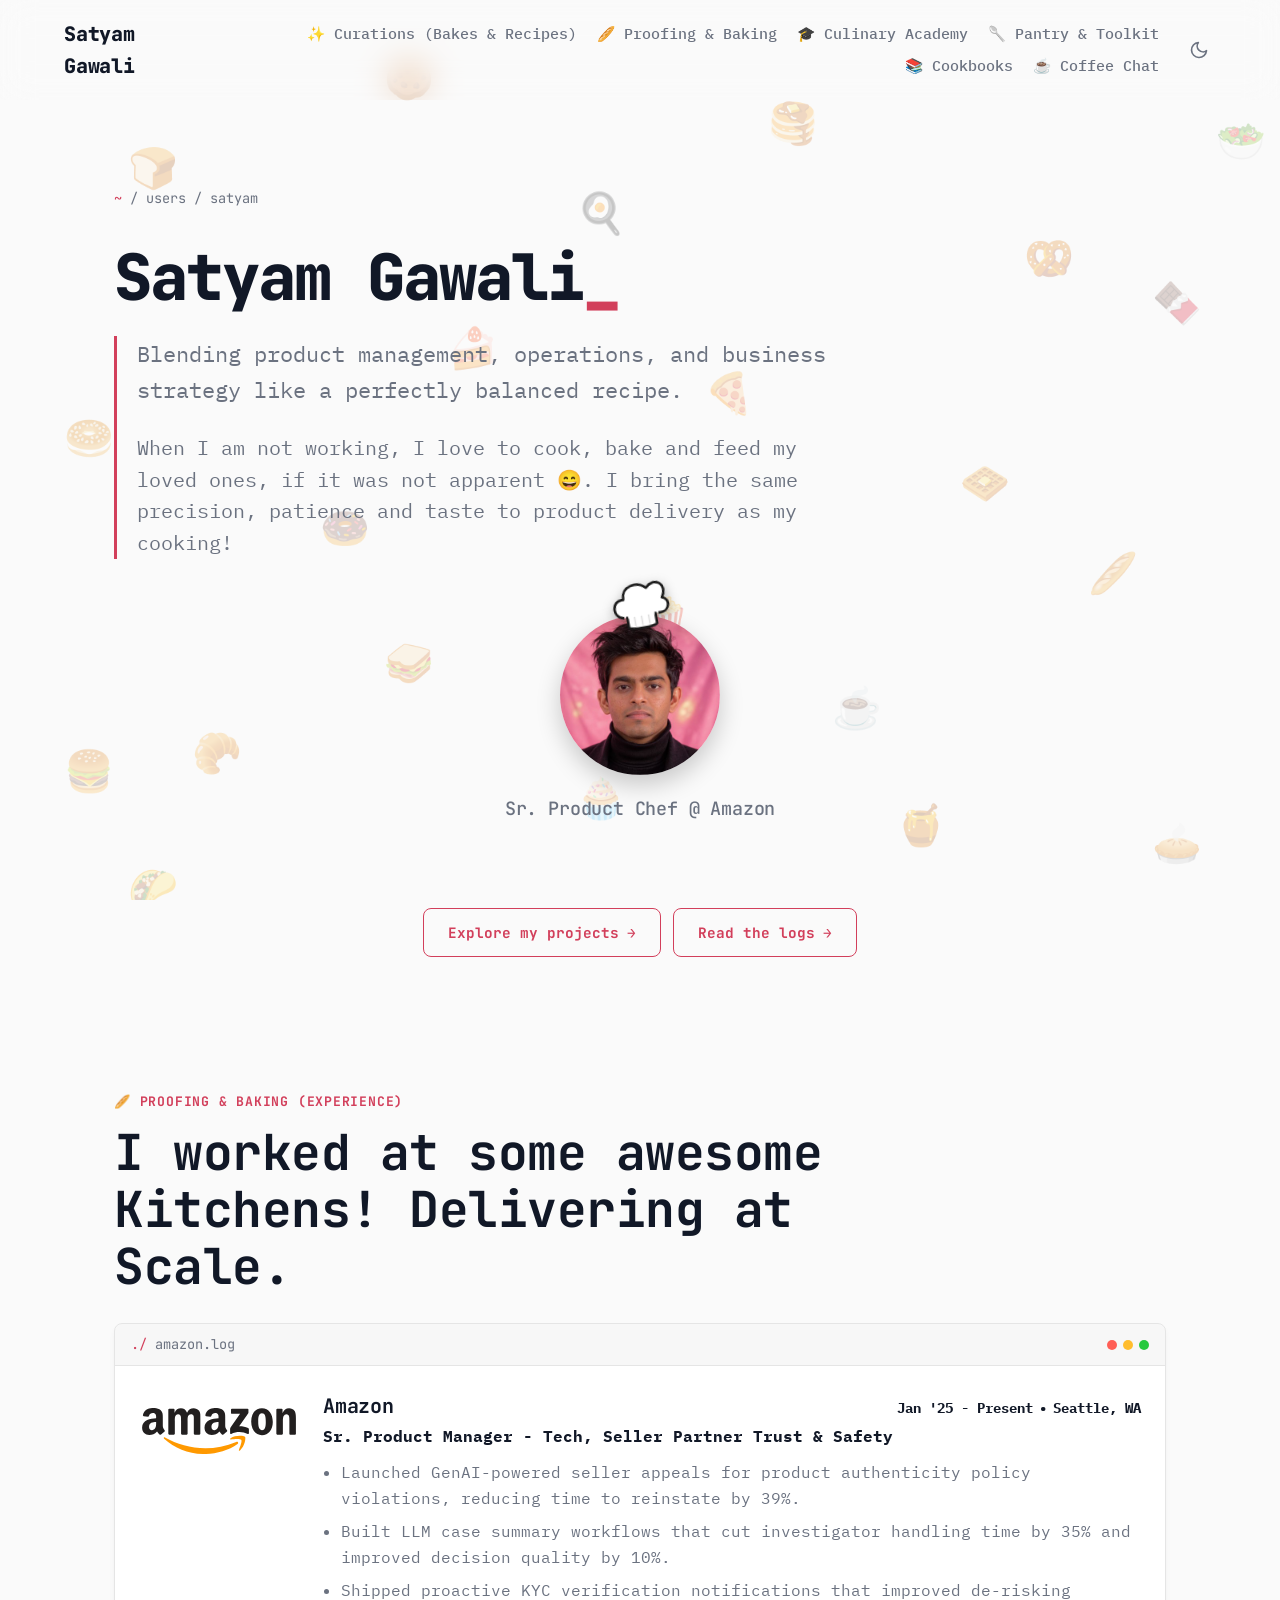
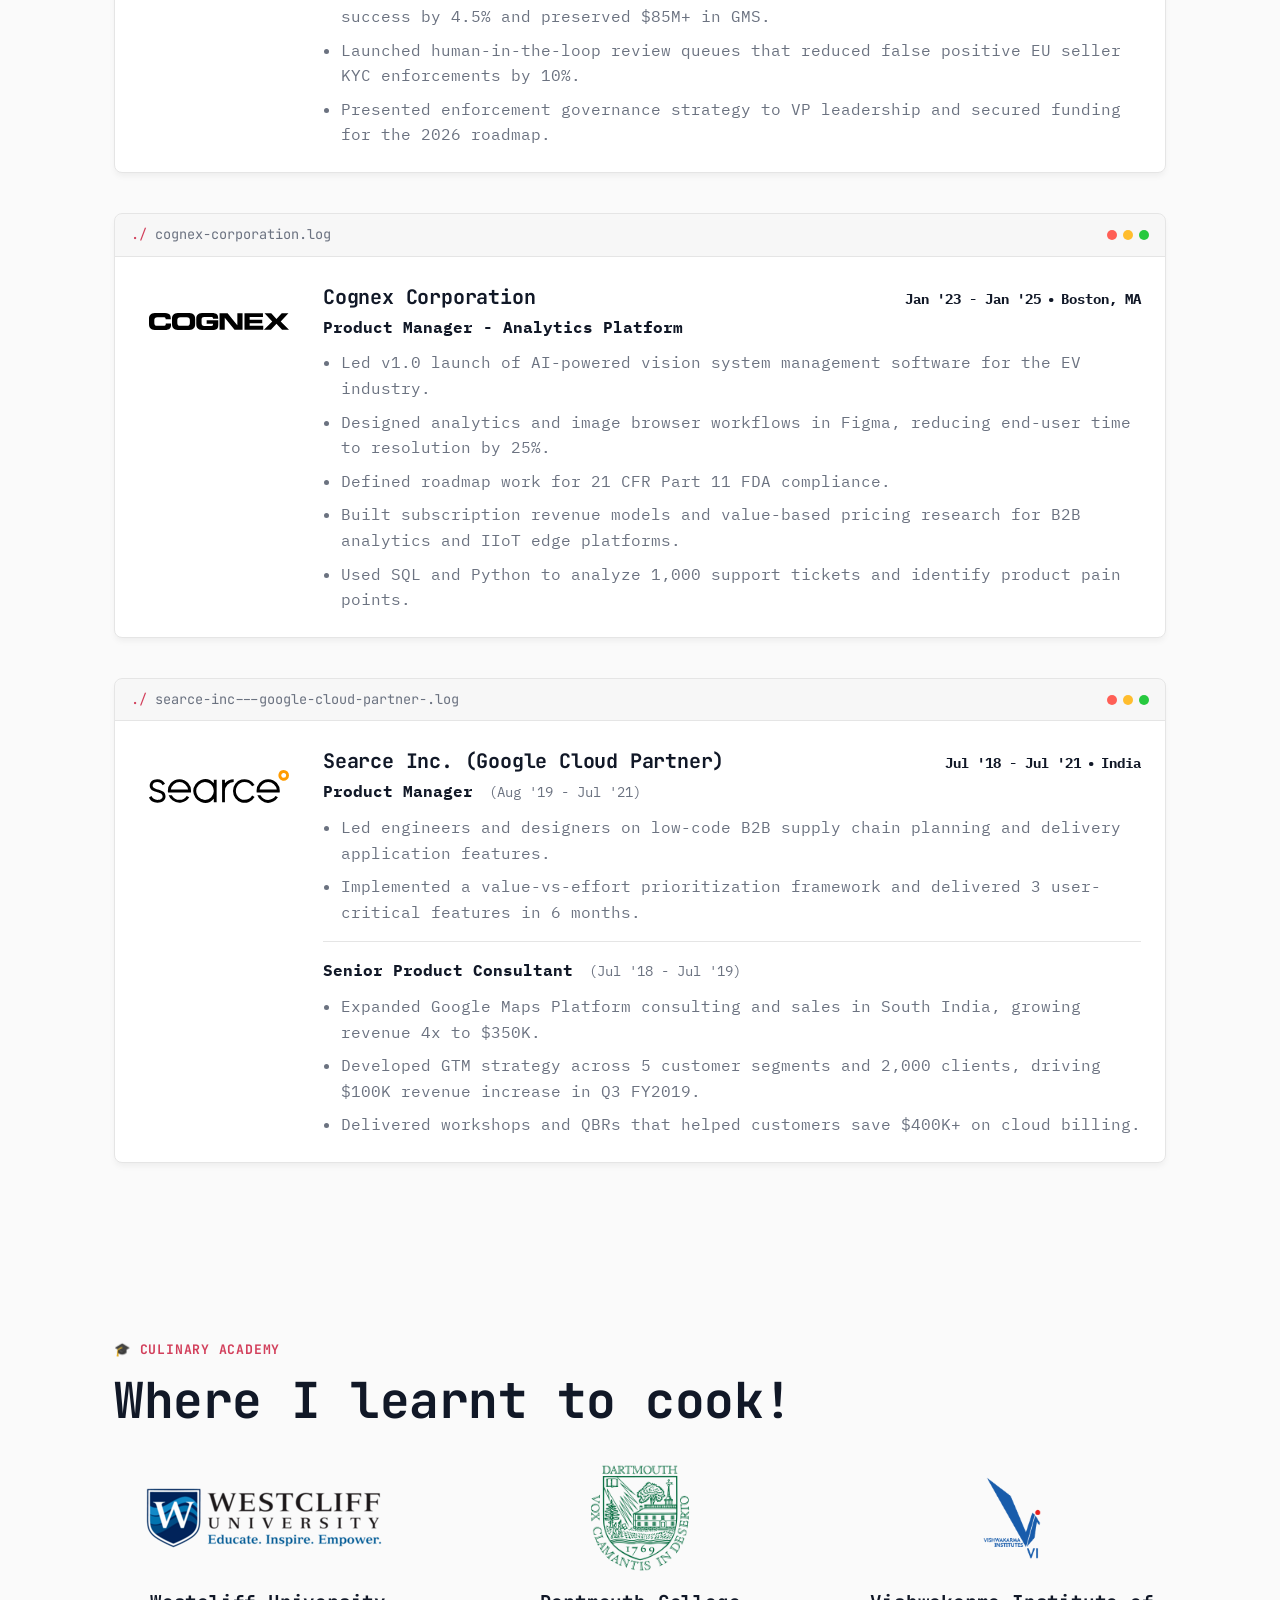
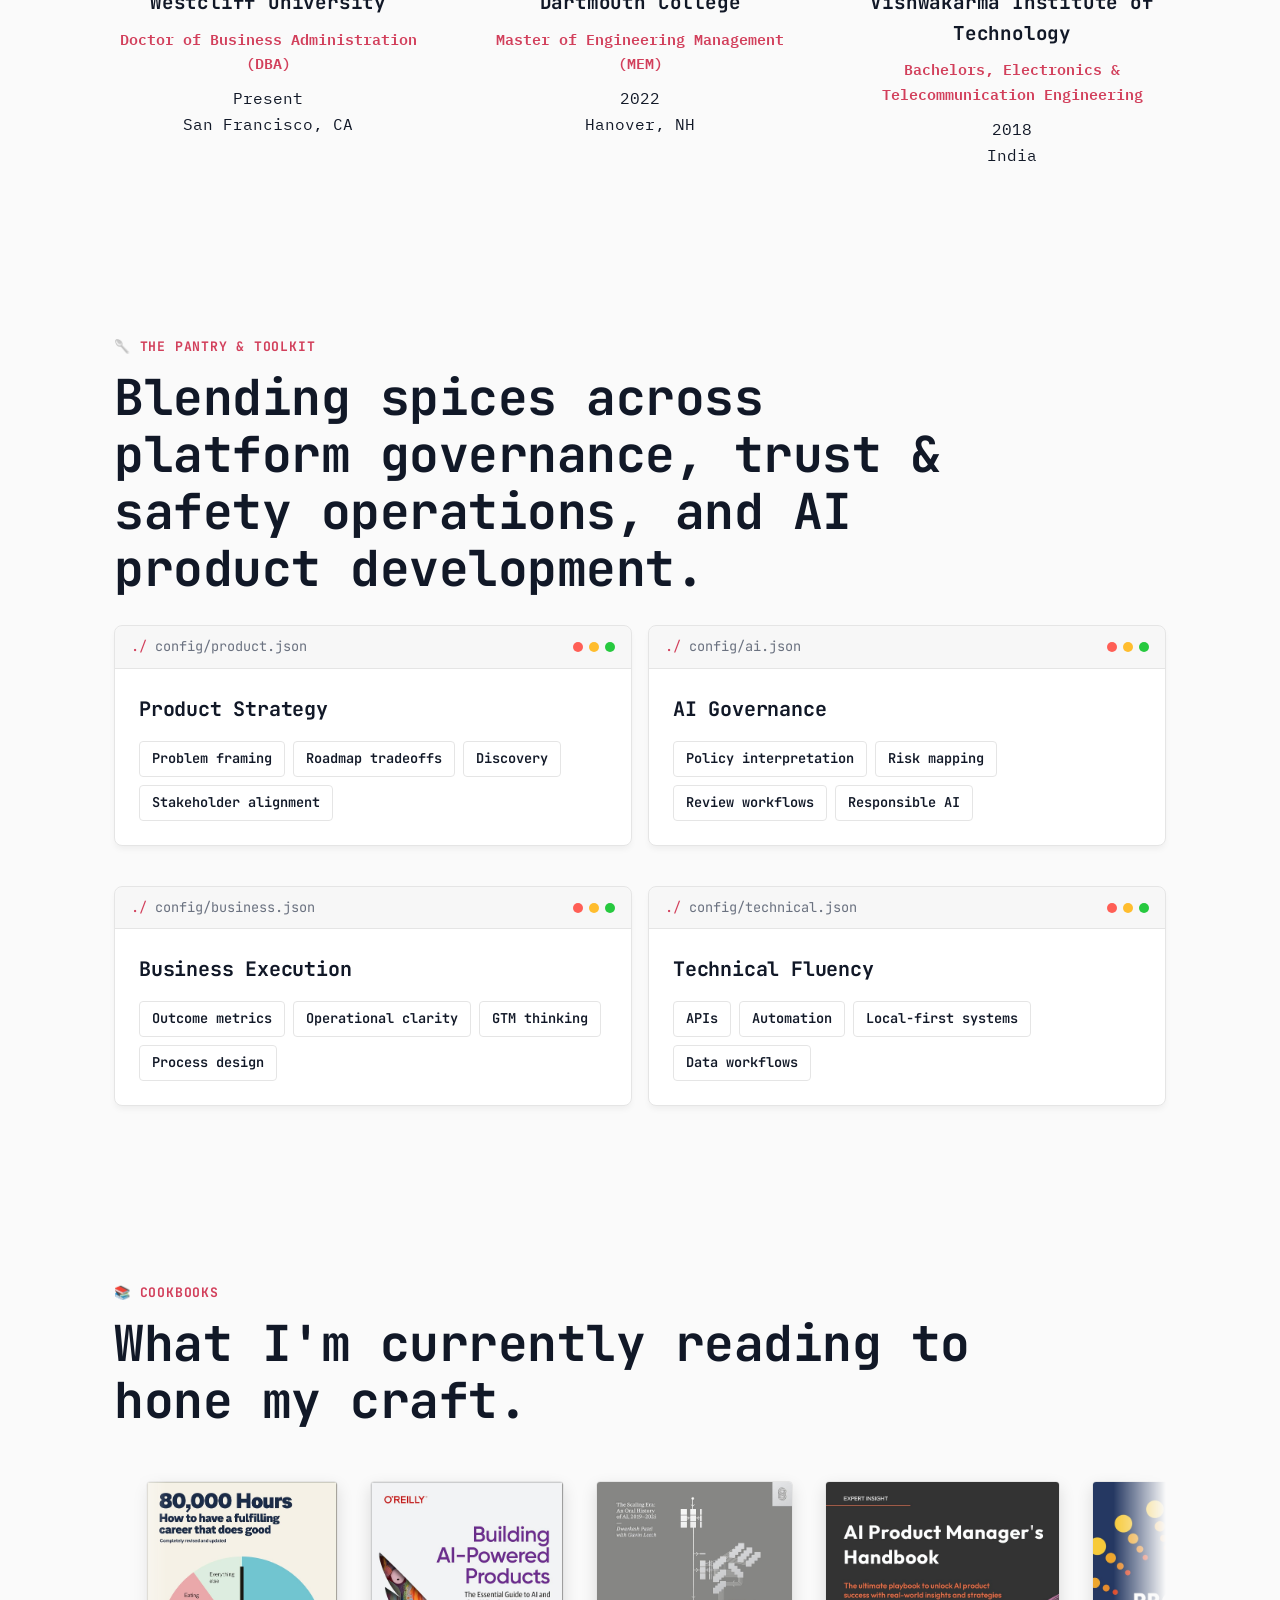
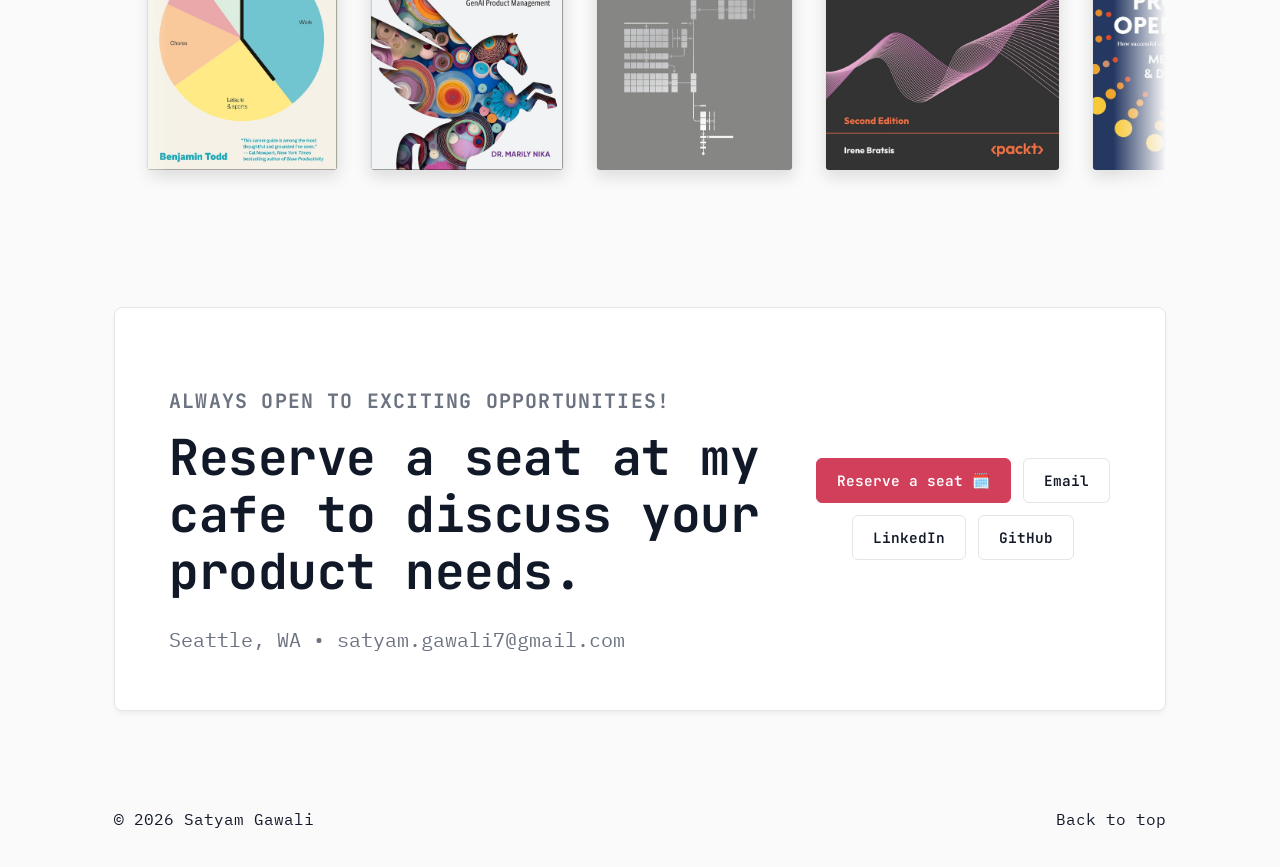
<file: index.html>
<!doctype html>
<html lang="en">

<head>
  <meta charset="utf-8" />
  <meta name="viewport" content="width=device-width, initial-scale=1" />
  <meta name="description"
    content="Satyam Gawali: product management at the intersection of AI policy, governance, and business strategy." />
  <meta property="og:title" content="Satyam Gawali | AI Product, Governance and Trust and Safety" />
  <meta property="og:description"
    content="A product strategy portfolio focused on AI governance, policy-aware execution, and business outcomes." />
  <meta property="og:type" content="website" />
  <title>Satyam Gawali | AI Product, Trust and Safety and Governance</title>
  <script>
    (function () {
      let savedTheme = null;
      try {
        savedTheme = localStorage.getItem("theme");
      } catch (e) {
        // Fallback if localStorage is blocked (e.g. file:// protocol)
      }
      if (savedTheme === "dark" || (!savedTheme && window.matchMedia("(prefers-color-scheme: dark)").matches)) {
        document.documentElement.setAttribute("data-theme", "dark");
      } else {
        document.documentElement.setAttribute("data-theme", "light");
      }
    })();
  </script>
  <link rel="preconnect" href="https://fonts.googleapis.com">
  <link rel="preconnect" href="https://fonts.gstatic.com" crossorigin>
  <link
    href="https://fonts.googleapis.com/css2?family=JetBrains+Mono:wght@400;500;700;800&family=IBM+Plex+Mono:ital,wght@0,400;0,500;0,600;0,700;1,400&display=swap"
    rel="stylesheet">
  <link rel="preload" href="assets/satyam-gawali-linkedin.jpg" as="image" />
  <link rel="stylesheet" href="styles.css" />
  
  <!-- Google tag (gtag.js) -->
  <script async src="https://www.googletagmanager.com/gtag/js?id=G-YP0J3FCV1L"></script>
  <script>
    window.dataLayer = window.dataLayer || [];
    function gtag(){dataLayer.push(arguments);}
    gtag('js', new Date());

    gtag('config', 'G-YP0J3FCV1L');
  </script>
</head>

<body>
  <div class="bg-animations" aria-hidden="true">
    <div class="floating-icon" style="top: 15%; left: 10%; animation-delay: 0s;">🍞</div>
    <div class="floating-icon" style="top: 60%; left: 85%; animation-delay: 1.2s;">🥖</div>
    <div class="floating-icon" style="top: 80%; left: 15%; animation-delay: 2.5s;">🥐</div>
    <div class="floating-icon" style="top: 25%; left: 80%; animation-delay: 0.8s;">🥨</div>
    <div class="floating-icon" style="top: 45%; left: 5%; animation-delay: 1.8s;">🥯</div>
    <div class="floating-icon" style="top: 10%; left: 60%; animation-delay: 2.8s;">🥞</div>
    <div class="floating-icon" style="top: 75%; left: 65%; animation-delay: 0.5s;">☕</div>
    <div class="floating-icon" style="top: 35%; left: 35%; animation-delay: 2.1s;">🍰</div>
    <div class="floating-icon" style="top: 85%; left: 45%; animation-delay: 1.5s;">🧁</div>
    <div class="floating-icon" style="top: 55%; left: 25%; animation-delay: 0.2s;">🍩</div>
    <div class="floating-icon" style="top: 5%; left: 30%; animation-delay: 1.9s;">🍪</div>
    <div class="floating-icon" style="top: 90%; left: 90%; animation-delay: 0.7s;">🥧</div>
    <div class="floating-icon" style="top: 20%; left: 45%; animation-delay: 0.3s;">🍳</div>
    <div class="floating-icon" style="top: 70%; left: 30%; animation-delay: 1.1s;">🥪</div>
    <div class="floating-icon" style="top: 50%; left: 75%; animation-delay: 2.2s;">🧇</div>
    <div class="floating-icon" style="top: 95%; left: 10%; animation-delay: 0.9s;">🌮</div>
    <div class="floating-icon" style="top: 12%; left: 95%; animation-delay: 1.7s;">🥗</div>
    <div class="floating-icon" style="top: 40%; left: 55%; animation-delay: 2.6s;">🍕</div>
    <div class="floating-icon" style="top: 82%; left: 5%; animation-delay: 0.4s;">🍔</div>
    <div class="floating-icon" style="top: 65%; left: 50%; animation-delay: 1.4s;">🍿</div>
    <div class="floating-icon" style="top: 30%; left: 90%; animation-delay: 2.9s;">🍫</div>
    <div class="floating-icon" style="top: 88%; left: 70%; animation-delay: 0.6s;">🍯</div>
  </div>
  <div id="scroll-progress-bar" aria-hidden="true"></div>
  <a class="skip-link" href="#content">Skip to content</a>
  <header class="site-header">
    <a class="wordmark" href="#top">Satyam Gawali</a>
    <div class="header-right">
      <button class="nav-toggle" aria-label="Toggle navigation" aria-expanded="false">☰</button>
      <nav class="site-nav" aria-label="Primary navigation">
        <a href="curations.html">✨ Curations (Bakes & Recipes)</a>
        <a href="#experience" class="mobile-only">🥖 Proofing & Baking</a>
        <a href="#education" class="mobile-only">🎓 Culinary Academy</a>
        <a href="#capabilities" class="mobile-only">🥄 Pantry & Toolkit</a>
        <a href="#reading" class="mobile-only">📚 Cookbooks</a>
        <a href="#contact" class="mobile-only">☕ Coffee Chat</a>
      </nav>
      <button id="theme-toggle" class="theme-toggle-btn" aria-label="Toggle dark mode" title="Toggle dark mode">
        <svg class="sun-icon" viewBox="0 0 24 24" width="20" height="20" stroke="currentColor" stroke-width="2"
          fill="none" stroke-linecap="round" stroke-linejoin="round">
          <circle cx="12" cy="12" r="5"></circle>
          <line x1="12" y1="1" x2="12" y2="3"></line>
          <line x1="12" y1="21" x2="12" y2="23"></line>
          <line x1="4.22" y1="4.22" x2="5.64" y2="5.64"></line>
          <line x1="18.36" y1="18.36" x2="19.78" y2="19.78"></line>
          <line x1="1" y1="12" x2="3" y2="12"></line>
          <line x1="21" y1="12" x2="23" y2="12"></line>
          <line x1="4.22" y1="19.78" x2="5.64" y2="18.36"></line>
          <line x1="18.36" y1="5.64" x2="19.78" y2="4.22"></line>
        </svg>
        <svg class="moon-icon" viewBox="0 0 24 24" width="20" height="20" stroke="currentColor" stroke-width="2"
          fill="none" stroke-linecap="round" stroke-linejoin="round">
          <path d="M21 12.79A9 9 0 1 1 11.21 3 7 7 0 0 0 21 12.79z"></path>
        </svg>
      </button>
    </div>
  </header>

  <main id="content">
    <aside class="side-nav desktop-only" aria-label="Table of Contents">
      <a href="#top" class="side-nav-title"><span class="text-accent">./</span> index.html</a>
      <a href="#experience">🥖 Proofing & Baking</a>
      <a href="#education">🎓 Culinary Academy</a>
      <a href="#capabilities">🥄 Pantry & Toolkit</a>
      <a href="#reading">📚 Cookbooks</a>
      <a href="#contact">☕ Coffee Chat</a>
    </aside>

    <section class="hero" id="top">
      <div class="terminal-path"><span class="text-accent">~</span> / users / satyam</div>

      <h1 class="hacker-title">Satyam Gawali<span class="cursor-blink text-accent">_</span></h1>

      <div class="hero-description-block">
        <p class="hero-tagline">
          Blending product management, operations, and business strategy like a perfectly balanced recipe.
        </p>
        <p class="hero-text text-muted">
          When I am not working, I love to cook, bake and feed my loved ones, if it was not apparent 😄. I bring the
          same precision, patience and
          taste to product delivery as my cooking!
        </p>
      </div>

      <div class="hero-avatar">
        <div style="position: relative; display: inline-block;">
          <div
            style="position: absolute; top: -38px; left: 50%; transform: translateX(-50%) rotate(-10deg); z-index: 10; pointer-events: none; filter: drop-shadow(0 4px 6px rgba(0,0,0,0.3));">
            <svg viewBox="0 0 64 64" width="65" height="65" xmlns="http://www.w3.org/2000/svg">
              <g fill="#ffffff" stroke="#1a1a1a" stroke-width="2.5" stroke-linejoin="round">
                <!-- Puffy top part of the hat -->
                <path d="M 16 38 C 4 36 6 18 18 20 C 18 6 34 4 42 12 C 52 2 64 12 56 24 C 64 26 62 40 50 38" />
                <!-- Base of the hat -->
                <path d="M 19 37 L 19 48 C 19 51 47 51 47 48 L 47 37" />
                <line x1="20" y1="37" x2="46" y2="37" stroke="#ffffff" stroke-width="4" />
                <!-- Folds in the base -->
                <line x1="26" y1="39" x2="26" y2="47" stroke="#e0e0e0" stroke-width="1.5" stroke-linecap="round" />
                <line x1="33" y1="39" x2="33" y2="47" stroke="#e0e0e0" stroke-width="1.5" stroke-linecap="round" />
                <line x1="40" y1="39" x2="40" y2="47" stroke="#e0e0e0" stroke-width="1.5" stroke-linecap="round" />
              </g>
            </svg>
          </div>
          <img src="assets/satyam-gawali-linkedin.jpg" alt="Satyam Gawali" class="avatar-img"
            onerror="this.onerror=null;this.src='assets/hero-workspace.png';" />
        </div>
        <h2
          style="font-family: 'JetBrains Mono', monospace; font-size: 1.15rem; font-weight: 500; color: var(--muted); margin: 0; text-align: center;">
          Sr. Product Chef @ Amazon</h2>
      </div>

      <div class="hero-actions">
        <a href="curations.html#case-studies" class="terminal-btn">Explore my projects <span
            aria-hidden="true">&rarr;</span></a>
        <a href="curations.html#writings" class="terminal-btn">Read the logs <span aria-hidden="true">&rarr;</span></a>
      </div>
    </section>

    <section class="section scroll-reveal" id="experience">
      <div class="section-heading">
        <div class="section-label">🥖 Proofing & Baking (Experience)</div>
        <h2>I worked at some awesome Kitchens! Delivering at Scale.</h2>
      </div>
      <div class="experience-list" id="experience-list"></div>
    </section>

    <section class="section education-section scroll-reveal" id="education">
      <div class="section-heading">
        <div class="section-label">🎓 Culinary Academy</div>
        <h2>Where I learnt to cook!</h2>
      </div>
      <div class="education-grid" id="education-list"></div>
    </section>
    <section class="section capabilities scroll-reveal" id="capabilities">
      <div class="section-heading">
        <div class="section-label">🥄 The Pantry & Toolkit</div>
        <h2>Blending spices across platform governance, trust & safety operations, and AI product development.</h2>
      </div>
      <div class="capability-grid" id="capability-list"></div>
    </section>

    <section class="section reading-section scroll-reveal" id="reading">
      <div class="section-heading">
        <div class="section-label">📚 Cookbooks</div>
        <h2>What I'm currently reading to hone my craft.</h2>
      </div>
      <div class="marquee-container">
        <div class="marquee-track" style="display: inline-flex; gap: 32px; padding-left: 32px; padding-right: 32px;">
          <div class="marquee-content">
            <a href="https://www.amazon.com/s?k=80%2C000+Hours+book" target="_blank" rel="noopener noreferrer" style="display:block; flex-shrink:0;"><img src="assets/book1.jpg" class="book-cover" alt="80,000 Hours"></a>
            <a href="https://www.amazon.com/s?k=Building+AI-Powered+Products" target="_blank" rel="noopener noreferrer" style="display:block; flex-shrink:0;"><img src="assets/book2.jpg" class="book-cover" alt="Building AI-Powered Products"></a>
            <a href="https://www.amazon.com/s?k=The+Scaling+Era+Oral+history+of+AI" target="_blank" rel="noopener noreferrer" style="display:block; flex-shrink:0;"><img src="assets/book3.jpg" class="book-cover" alt="The Scaling Era: Oral history of AI"></a>
            <a href="https://www.amazon.com/s?k=AI+PM+Handbook" target="_blank" rel="noopener noreferrer" style="display:block; flex-shrink:0;"><img src="assets/pmhandbook.jpg" class="book-cover" alt="AI PM Handbook"></a>
            <a href="https://www.amazon.com/s?k=Product+Operations" target="_blank" rel="noopener noreferrer" style="display:block; flex-shrink:0;"><img src="assets/pmops.jpg" class="book-cover" alt="Product Operations"></a>
          </div>
        </div>
      </div>
    </section>

    <section class="contact-section" id="contact">
      <div>
        <p class="kicker">Always open to exciting opportunities!</p>
        <h2>Reserve a seat at my cafe to discuss your product needs.</h2>
        <p>Seattle, WA • satyam.gawali7@gmail.com</p>
      </div>
      <div class="contact-actions" id="contact-links"></div>
    </section>
  </main>

  <footer class="site-footer">
    <span>© <span id="year"></span> Satyam Gawali</span>
    <a href="#top">Back to top</a>
  </footer>

  <script src="script.js"></script>
</body>

</html>
</file>
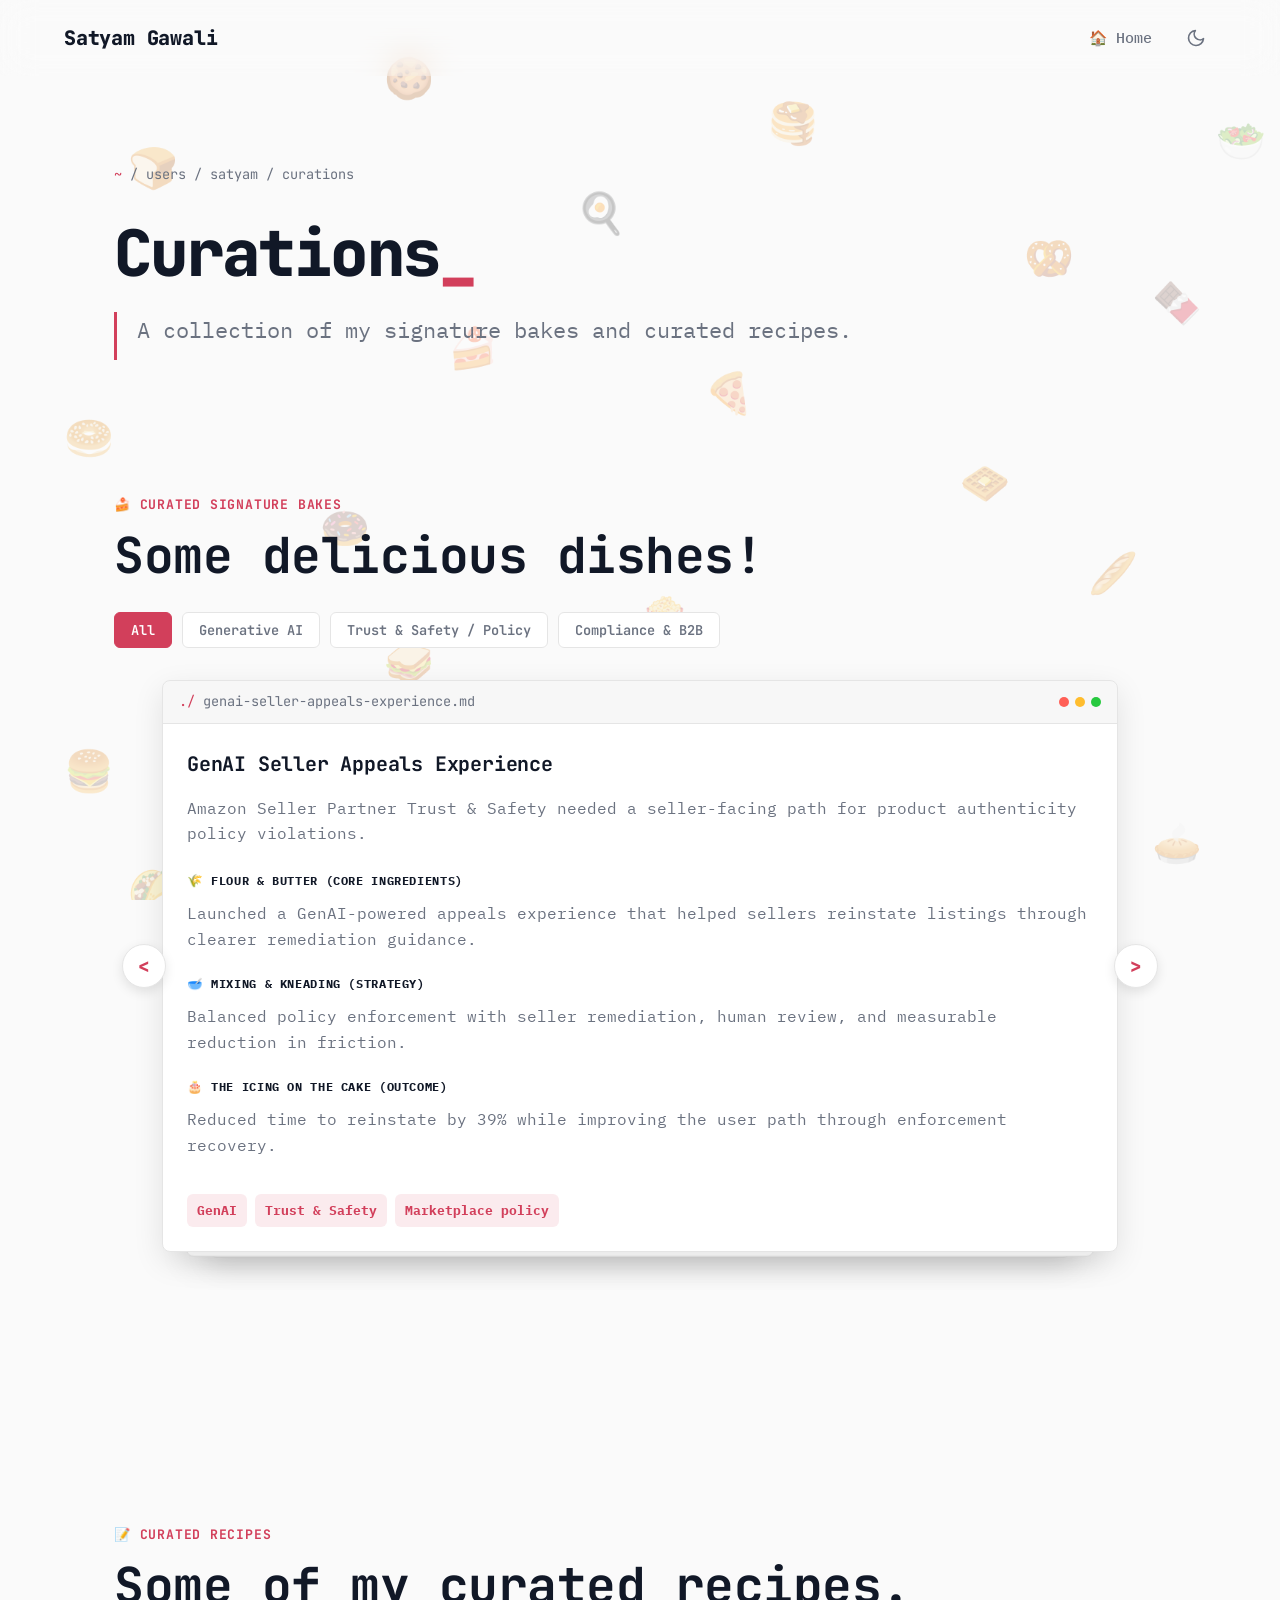
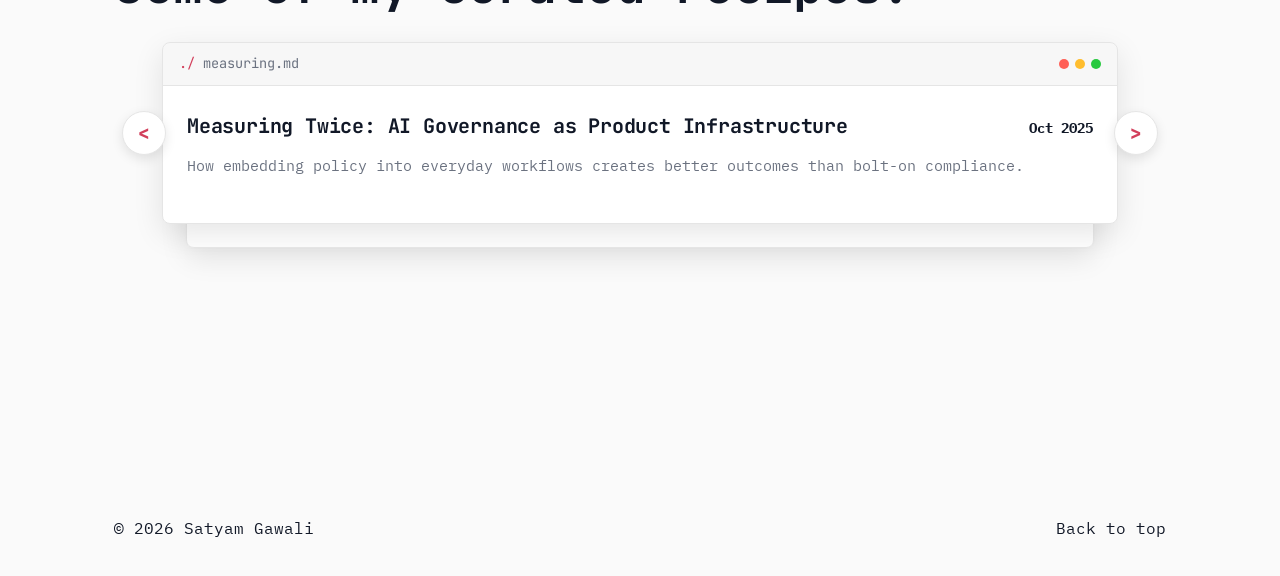
<file: curations.html>
<!doctype html>
<html lang="en">

<head>
  <meta charset="utf-8" />
  <meta name="viewport" content="width=device-width, initial-scale=1" />
  <meta name="description"
    content="Satyam Gawali: product management at the intersection of AI policy, governance, and business strategy." />
  <meta property="og:title" content="Satyam Gawali | AI Product, Governance and Trust and Safety" />
  <meta property="og:description"
    content="A product strategy portfolio focused on AI governance, policy-aware execution, and business outcomes." />
  <meta property="og:type" content="website" />
  <title>Curations | Satyam Gawali</title>
  <script>
    (function () {
      let savedTheme = null;
      try {
        savedTheme = localStorage.getItem("theme");
      } catch (e) {
        // Fallback if localStorage is blocked (e.g. file:// protocol)
      }
      if (savedTheme === "dark" || (!savedTheme && window.matchMedia("(prefers-color-scheme: dark)").matches)) {
        document.documentElement.setAttribute("data-theme", "dark");
      } else {
        document.documentElement.setAttribute("data-theme", "light");
      }
    })();
  </script>
  <link rel="preconnect" href="https://fonts.googleapis.com">
  <link rel="preconnect" href="https://fonts.gstatic.com" crossorigin>
  <link href="https://fonts.googleapis.com/css2?family=JetBrains+Mono:wght@400;500;700;800&family=IBM+Plex+Mono:ital,wght@0,400;0,500;0,600;0,700;1,400&display=swap" rel="stylesheet">
  <link rel="preload" href="assets/satyam-gawali-linkedin.jpg" as="image" />
  <link rel="stylesheet" href="styles.css" />
  
  <!-- Google tag (gtag.js) -->
  <script async src="https://www.googletagmanager.com/gtag/js?id=G-YP0J3FCV1L"></script>
  <script>
    window.dataLayer = window.dataLayer || [];
    function gtag(){dataLayer.push(arguments);}
    gtag('js', new Date());

    gtag('config', 'G-YP0J3FCV1L');
  </script>
</head>

<body>
  <div class="bg-animations" aria-hidden="true">
    <div class="floating-icon" style="top: 15%; left: 10%; animation-delay: 0s;">🍞</div>
    <div class="floating-icon" style="top: 60%; left: 85%; animation-delay: 1.2s;">🥖</div>
    <div class="floating-icon" style="top: 80%; left: 15%; animation-delay: 2.5s;">🥐</div>
    <div class="floating-icon" style="top: 25%; left: 80%; animation-delay: 0.8s;">🥨</div>
    <div class="floating-icon" style="top: 45%; left: 5%; animation-delay: 1.8s;">🥯</div>
    <div class="floating-icon" style="top: 10%; left: 60%; animation-delay: 2.8s;">🥞</div>
    <div class="floating-icon" style="top: 75%; left: 65%; animation-delay: 0.5s;">☕</div>
    <div class="floating-icon" style="top: 35%; left: 35%; animation-delay: 2.1s;">🍰</div>
    <div class="floating-icon" style="top: 85%; left: 45%; animation-delay: 1.5s;">🧁</div>
    <div class="floating-icon" style="top: 55%; left: 25%; animation-delay: 0.2s;">🍩</div>
    <div class="floating-icon" style="top: 5%; left: 30%; animation-delay: 1.9s;">🍪</div>
    <div class="floating-icon" style="top: 90%; left: 90%; animation-delay: 0.7s;">🥧</div>
    <div class="floating-icon" style="top: 20%; left: 45%; animation-delay: 0.3s;">🍳</div>
    <div class="floating-icon" style="top: 70%; left: 30%; animation-delay: 1.1s;">🥪</div>
    <div class="floating-icon" style="top: 50%; left: 75%; animation-delay: 2.2s;">🧇</div>
    <div class="floating-icon" style="top: 95%; left: 10%; animation-delay: 0.9s;">🌮</div>
    <div class="floating-icon" style="top: 12%; left: 95%; animation-delay: 1.7s;">🥗</div>
    <div class="floating-icon" style="top: 40%; left: 55%; animation-delay: 2.6s;">🍕</div>
    <div class="floating-icon" style="top: 82%; left: 5%; animation-delay: 0.4s;">🍔</div>
    <div class="floating-icon" style="top: 65%; left: 50%; animation-delay: 1.4s;">🍿</div>
    <div class="floating-icon" style="top: 30%; left: 90%; animation-delay: 2.9s;">🍫</div>
    <div class="floating-icon" style="top: 88%; left: 70%; animation-delay: 0.6s;">🍯</div>
  </div>
  <div id="scroll-progress-bar" aria-hidden="true"></div>
  <a class="skip-link" href="#content">Skip to content</a>
  <header class="site-header">
    <a class="wordmark" href="#top">Satyam Gawali</a>
    <div class="header-right">
      <button class="nav-toggle" aria-label="Toggle navigation" aria-expanded="false">☰</button>
      <nav class="site-nav" aria-label="Primary navigation">
        <a href="index.html">🏠 Home</a>
      </nav>
      <button id="theme-toggle" class="theme-toggle-btn" aria-label="Toggle dark mode" title="Toggle dark mode">
        <svg class="sun-icon" viewBox="0 0 24 24" width="20" height="20" stroke="currentColor" stroke-width="2"
          fill="none" stroke-linecap="round" stroke-linejoin="round">
          <circle cx="12" cy="12" r="5"></circle>
          <line x1="12" y1="1" x2="12" y2="3"></line>
          <line x1="12" y1="21" x2="12" y2="23"></line>
          <line x1="4.22" y1="4.22" x2="5.64" y2="5.64"></line>
          <line x1="18.36" y1="18.36" x2="19.78" y2="19.78"></line>
          <line x1="1" y1="12" x2="3" y2="12"></line>
          <line x1="21" y1="12" x2="23" y2="12"></line>
          <line x1="4.22" y1="19.78" x2="5.64" y2="18.36"></line>
          <line x1="18.36" y1="5.64" x2="19.78" y2="4.22"></line>
        </svg>
        <svg class="moon-icon" viewBox="0 0 24 24" width="20" height="20" stroke="currentColor" stroke-width="2"
          fill="none" stroke-linecap="round" stroke-linejoin="round">
          <path d="M21 12.79A9 9 0 1 1 11.21 3 7 7 0 0 0 21 12.79z"></path>
        </svg>
      </button>
    </div>
  </header>

  <main id="content">
    <aside class="side-nav desktop-only" aria-label="Table of Contents">
      <a href="#top" class="side-nav-title"><span class="text-accent">./</span> curations.html</a>
      <a href="#case-studies">🍰 Signature Bakes</a>
      <a href="#writings">📝 Curated Recipes</a>
    </aside>
    <section class="hero" id="top">
      <div class="terminal-path"><span class="text-accent">~</span> / users / satyam / curations</div>
      
      <h1 class="hacker-title">Curations<span class="cursor-blink text-accent">_</span></h1>
      
      <div class="hero-description-block">
        <p class="hero-tagline">
          A collection of my signature bakes and curated recipes.
        </p>
      </div>
    </section>


    <section class="section scroll-reveal" id="case-studies">
      <div class="section-heading">
        <div class="section-label">🍰 Curated Signature Bakes</div>
        <h2>Some delicious dishes!</h2>
      </div>
      <div class="filter-row" id="case-filters" aria-label="Filter case studies"></div>
      <div class="carousel-container">
        <button class="carousel-btn prev" aria-label="Previous card">&lt;</button>
        <div class="case-grid carousel-track" id="case-list"></div>
        <button class="carousel-btn next" aria-label="Next card">&gt;</button>
      </div>
    </section>



    <section class="section writings-section scroll-reveal" id="writings">
      <div class="section-heading">
        <div class="section-label">📝 Curated Recipes</div>
        <h2>Some of my curated recipes.</h2>
      </div>
      <div class="carousel-container">
        <button class="carousel-btn prev" aria-label="Previous card">&lt;</button>
        <div class="writings-grid carousel-track" id="writing-list"></div>
        <button class="carousel-btn next" aria-label="Next card">&gt;</button>
      </div>
    </section>


  </main>

  <footer class="site-footer">
    <span>© <span id="year"></span> Satyam Gawali</span>
    <a href="#top">Back to top</a>
  </footer>

  <script src="script.js"></script>
</body>

</html>
</file>
<file: styles.css>
:root {
  --bg: #fafafa;
  --surface: #ffffff;
  --border: #e5e5e5;
  --fg: #111827;
  --muted: #6b7280;
  --accent: #d23f5b;
  --accent-dim: rgba(210, 63, 91, 0.1);
  --shadow: 0 4px 6px -1px rgba(0, 0, 0, 0.1), 0 2px 4px -1px rgba(0, 0, 0, 0.06);
  --glass-bg: var(--surface);
  --glass-border: var(--border);
}

html[data-theme="dark"] {
  --bg: #111111;
  --surface: #1a1a1a;
  --border: #333333;
  --fg: #f3f4f6;
  --muted: #9ca3af;
  --accent: #e5607b;
  --accent-dim: rgba(229, 96, 123, 0.15);
  --shadow: 0 4px 6px -1px rgba(0, 0, 0, 0.5), 0 2px 4px -1px rgba(0, 0, 0, 0.3);
  --glass-bg: var(--surface);
  --glass-border: var(--border);
}

/* Background Animations */
.bg-animations {
  position: fixed;
  top: 0;
  left: 0;
  width: 100%;
  height: 100%;
  pointer-events: none;
  z-index: -1;
  overflow: hidden;
}

.floating-icon {
  position: absolute;
  font-size: 2.5rem;
  opacity: 0.25;
  animation: float 6s ease-in-out infinite;
  user-select: none;
}

@media (max-width: 768px) {
  .floating-icon {
    font-size: 1.6rem;
    opacity: 0.15;
  }
}

@media (max-width: 380px) {
  .floating-icon {
    font-size: 1.2rem;
    opacity: 0.12;
  }
}

@keyframes float {
  0% {
    transform: translateY(0) rotate(0deg);
  }

  33% {
    transform: translateY(-40px) rotate(10deg);
  }

  66% {
    transform: translateY(20px) rotate(-10deg);
  }

  100% {
    transform: translateY(0) rotate(0deg);
  }
}

html[data-theme="dark"] .floating-icon {
  opacity: 0.15;
}

* {
  box-sizing: border-box;
}

html {
  scroll-behavior: smooth;
}

body {
  margin: 0;
  color: var(--fg);
  background: var(--bg);
  font-family: 'IBM Plex Mono', monospace;
  line-height: 1.6;
  transition: background 0.4s ease, color 0.4s ease, border-color 0.4s ease;
}

/* Clean, modern sans-serif typography for headings */
h1,
h2,
h3,
.wordmark,
.kicker,
.section-label {
  font-family: 'JetBrains Mono', monospace;
}

.button,
.filter-chip {
  font-family: 'JetBrains Mono', monospace;
}

a {
  color: inherit;
  text-decoration: none;
}

.skip-link {
  position: absolute;
  left: 18px;
  top: -60px;
  z-index: 100;
  padding: 8px 12px;
  color: var(--bg);
  background: var(--ink);
}

.skip-link:focus {
  top: 14px;
}

.site-header {
  position: sticky;
  top: 0;
  z-index: 500;
  display: flex;
  align-items: center;
  justify-content: space-between;
  gap: 24px;
  padding: 18px clamp(18px, 5vw, 64px);
  background: var(--header-bg);
  border-bottom: 1px solid var(--line);
  backdrop-filter: blur(16px);
  transition: background 0.4s ease, border-color 0.4s ease;
}

.header-right {
  display: flex;
  align-items: center;
  gap: 24px;
}

.theme-toggle-btn {
  background: transparent;
  border: 1px solid var(--line);
  color: var(--muted);
  cursor: pointer;
  display: flex;
  align-items: center;
  justify-content: center;
  width: 40px;
  height: 40px;
  border-radius: 50%;
  transition: all 0.3s cubic-bezier(0.16, 1, 0.3, 1);
  padding: 0;
  position: relative;
  overflow: hidden;
}

.theme-toggle-btn:hover {
  background: var(--panel-strong);
  color: var(--accent);
  border-color: var(--accent);
  transform: scale(1.05);
}

.theme-toggle-btn svg {
  transition: transform 0.5s cubic-bezier(0.16, 1, 0.3, 1), opacity 0.3s ease;
  position: absolute;
}

html:not([data-theme="dark"]) .theme-toggle-btn .sun-icon {
  transform: translateY(30px) rotate(45deg);
  opacity: 0;
}

html:not([data-theme="dark"]) .theme-toggle-btn .moon-icon {
  transform: translateY(0) rotate(0);
  opacity: 1;
}

html[data-theme="dark"] .theme-toggle-btn .sun-icon {
  transform: translateY(0) rotate(0);
  opacity: 1;
}

html[data-theme="dark"] .theme-toggle-btn .moon-icon {
  transform: translateY(-30px) rotate(-45deg);
  opacity: 0;
}

.wordmark {
  color: var(--ink);
  font-weight: 800;
  font-size: 1.25rem;
  letter-spacing: -0.01em;
}

.site-nav {
  display: flex;
  flex-wrap: wrap;
  justify-content: flex-end;
  gap: 8px 20px;
  color: var(--muted);
  font-size: 0.92rem;
  font-weight: 500;
}

/* Hamburger Menu for Mobile */
.nav-toggle {
  display: none;
  background: transparent;
  border: 1px solid var(--border);
  color: var(--muted);
  cursor: pointer;
  width: 40px;
  height: 40px;
  border-radius: 8px;
  font-size: 1.3rem;
  align-items: center;
  justify-content: center;
  transition: all 0.2s ease;
}

.nav-toggle:hover {
  border-color: var(--accent);
  color: var(--accent);
}

@media (max-width: 1100px) {
  .nav-toggle {
    display: flex;
  }

  .site-nav {
    display: none;
    position: absolute;
    top: 100%;
    left: 0;
    right: 0;
    background: var(--surface);
    border-bottom: 1px solid var(--border);
    padding: 16px clamp(18px, 5vw, 64px);
    flex-direction: column;
    gap: 12px;
    box-shadow: 0 8px 24px rgba(0,0,0,0.1);
    z-index: 499;
  }

  .site-nav.nav-open {
    display: flex;
  }
}

.site-nav a {
  position: relative;
}

.site-nav a::after {
  content: '';
  position: absolute;
  bottom: -4px;
  left: 0;
  width: 0%;
  height: 2px;
  background: var(--accent);
  transition: width 0.3s cubic-bezier(0.16, 1, 0.3, 1);
}

.site-nav a:hover::after {
  width: 100%;
}

.site-nav a:hover,
.site-footer a:hover {
  color: var(--accent);
}

main {
  width: min(100%, 1180px);
  margin: 0 auto;
  padding: 0 clamp(18px, 5vw, 64px) 70px;
}

@media (min-width: 1440px) {
  main {
    /* Dynamically shrink and shift left to ensure room for the 180px sidebar */
    width: calc(100% - 220px);
    max-width: 1180px;
    margin-left: max(3vw, calc(50vw - 590px - 80px));
    margin-right: auto;
  }
}

.hero {
  display: flex;
  flex-direction: column;
  align-items: flex-start;
  text-align: left;
  gap: 24px;
  min-height: auto;
  padding: clamp(42px, 7vw, 88px) 0 58px;
}

.terminal-path {
  font-family: 'JetBrains Mono', monospace;
  font-size: 0.85rem;
  color: var(--muted);
  margin-bottom: 8px;
}

.text-accent {
  color: var(--accent);
}

.hacker-title {
  font-family: 'JetBrains Mono', monospace;
  font-size: clamp(2.5rem, 5vw, 4rem);
  font-weight: 800;
  letter-spacing: -0.03em;
  margin: 0;
  line-height: 1.1;
}

@keyframes blink {

  0%,
  100% {
    opacity: 1;
  }

  50% {
    opacity: 0;
  }
}

.cursor-blink {
  animation: blink 1s step-end infinite;
}

.hero-description-block {
  border-left: 3px solid var(--accent);
  padding-left: 20px;
  max-width: 750px;
}

.hero-tagline {
  font-size: clamp(1.2rem, 2.5vw, 1.4rem);
  color: var(--muted);
  margin: 0 0 12px 0;
}

.hero-avatar {
  display: flex;
  flex-direction: column;
  align-items: center;
  gap: 16px;
  width: 100%;
  margin: 32px 0;
}

.avatar-img {
  width: 160px;
  height: 160px;
  border-radius: 50%;
  object-fit: cover;
  box-shadow: 0 10px 25px rgba(0, 0, 0, 0.2);
}

.hero-actions {
  display: flex;
  gap: 16px;
  flex-wrap: wrap;
  justify-content: center;
  width: 100%;
}

.terminal-btn {
  display: inline-flex;
  align-items: center;
  justify-content: center;
  gap: 8px;
  padding: 12px 24px;
  border: 1px solid var(--accent);
  color: var(--accent);
  font-family: 'JetBrains Mono', monospace;
  font-weight: 700;
  font-size: 0.9rem;
  border-radius: 8px;
  text-decoration: none;
  transition: all 0.2s ease;
  min-width: 180px;
}

.terminal-btn:hover {
  background: var(--accent);
  color: var(--surface);
}

.kicker,
.section-label {
  margin: 0;
  color: var(--accent);
  font-family: 'JetBrains Mono', monospace;
  font-size: 0.82rem;
  font-weight: 700;
  letter-spacing: 0.06em;
  text-transform: uppercase;
}

h1,
h2,
h3,
p {
  overflow-wrap: anywhere;
}

h2 {
  max-width: 860px;
  margin: 12px 0 0;
  font-size: clamp(1.85rem, 4.2vw, 3.1rem);
  line-height: 1.15;
  letter-spacing: -0.01em;
  font-weight: 700;
}

h3 {
  margin: 0;
  font-size: 1.25rem;
  letter-spacing: -0.01em;
  font-weight: 700;
}

.hero-text,
.brief p,
.contact-section p {
  max-width: 720px;
  margin: 24px 0 0;
  color: var(--muted);
  font-size: clamp(1.05rem, 2vw, 1.24rem);
}

.hero-actions,
.contact-actions {
  display: flex;
  flex-wrap: wrap;
  gap: 12px;
  margin-top: 32px;
  justify-content: center;
}

.button {
  display: inline-flex;
  align-items: center;
  justify-content: center;
  padding: 10px 20px;
  border: 1px solid var(--border);
  border-radius: 6px;
  font-family: 'JetBrains Mono', monospace;
  font-weight: 600;
  font-size: 0.9rem;
  transition: all 0.2s ease;
  cursor: pointer;
  background: var(--surface);
  color: var(--fg);
}

.button:active,
.filter-chip:active {
  transform: scale(0.98);
}

.button.primary {
  color: var(--surface);
  background: var(--accent);
  border-color: var(--accent);
}

.button.primary:hover {
  opacity: 0.9;
}

.button.secondary {
  color: var(--fg);
  background: var(--surface);
  border-color: var(--border);
}

.button.secondary:hover {
  background: var(--border);
}



.section {
  padding: 76px 0;
  border-top: 1px solid var(--line);
  scroll-margin-top: 100px;
}

.brief {
  display: grid;
  grid-template-columns: 190px minmax(0, 1fr);
  gap: clamp(24px, 6vw, 80px);
}

.filter-row {
  display: flex;
  flex-wrap: wrap;
  gap: 10px;
  margin-bottom: 32px;
}

.filter-chip {
  display: inline-flex;
  align-items: center;
  justify-content: center;
  background: var(--surface);
  border: 1px solid var(--border);
  color: var(--muted);
  font-family: 'JetBrains Mono', monospace;
  font-size: 0.85rem;
  font-weight: 600;
  padding: 8px 16px;
  border-radius: 6px;
  cursor: pointer;
  transition: all 0.2s ease;
  user-select: none;
}

.filter-chip:hover {
  background: var(--bg);
  color: var(--accent);
  border-color: var(--accent);
}

.filter-chip.active {
  background: var(--accent);
  border-color: var(--accent);
  color: var(--surface);
}

html[data-theme="dark"] .filter-chip.active {
  background: var(--accent);
  border-color: var(--accent);
  color: #111;
}

.section-heading {
  margin-bottom: 28px;
}

.case-grid,
.principle-grid,
.capability-grid {
  display: grid;
  grid-template-columns: repeat(2, minmax(0, 1fr));
  gap: 16px;
}

.experience-list {
  display: grid;
  gap: 16px;
}

/* Terminal Windows */
.terminal-window {
  border: 1px solid var(--border);
  border-radius: 8px;
  overflow: hidden;
  background: var(--surface);
  box-shadow: 0 4px 6px -1px rgba(0, 0, 0, 0.05);
  margin-bottom: 24px;
}

.terminal-header {
  display: flex;
  align-items: center;
  justify-content: space-between;
  padding: 10px 16px;
  border-bottom: 1px solid var(--border);
  background: rgba(0, 0, 0, 0.03);
}

html[data-theme="dark"] .terminal-header {
  background: rgba(255, 255, 255, 0.03);
}

.terminal-title {
  font-family: 'JetBrains Mono', monospace;
  font-size: 0.85rem;
  color: var(--muted);
}

.terminal-dots {
  display: flex;
  gap: 6px;
}

.terminal-dots span {
  width: 10px;
  height: 10px;
  border-radius: 50%;
  background: var(--border);
}

.terminal-dots span:nth-child(1) {
  background: #ff5f56;
}

.terminal-dots span:nth-child(2) {
  background: #ffbd2e;
}

.terminal-dots span:nth-child(3) {
  background: #27c93f;
}

.terminal-body {
  padding: 24px;
}

.experience-body {
  display: flex;
  gap: 24px;
}

.case-card,
.experience-card,
.capability-card {
  transition: transform 0.2s ease, border-color 0.2s ease, box-shadow 0.2s ease;
}

.terminal-window:hover {
  transform: translateY(-2px);
  border-color: var(--accent);
  box-shadow: var(--shadow);
}

.experience-sidebar {
  display: flex;
  flex-direction: column;
  gap: 18px;
  width: 160px;
  flex-shrink: 0;
}

.company-logo {
  display: flex;
  height: 82px;
  width: 100%;
  align-items: center;
  justify-content: center;
  padding: 10px;
  background: var(--logo-bg);
  border: 1px solid var(--logo-border-color);
  border-radius: 16px;
  transition: all 0.3s ease;
  overflow: hidden;
}

.company-logo img {
  display: block;
  max-width: 100%;
  max-height: 100%;
  object-fit: contain;
  transition: filter 0.4s ease, transform 0.3s ease;
}

.company-logo img[src$="logo-amazon.svg"] {
  transform: scale(1.1);
}

.company-logo:hover {
  border-color: var(--accent-border);
  transform: scale(1.02);
}

/* Theme-aware logo rendering */
html:not([data-theme="dark"]) .company-logo img[src$="logo-searce.svg"] {
  filter: invert(1);
}

html[data-theme="dark"] .company-logo img[src$="logo-amazon.svg"],
html[data-theme="dark"] .company-logo img[src$="logo-cognex.svg"] {
  filter: invert(1) brightness(1.2);
}

.card-header-row {
  display: flex;
  justify-content: space-between;
  align-items: baseline;
  flex-wrap: wrap;
  gap: 8px 16px;
}

.card-meta-right {
  color: var(--quiet);
  font-size: 0.86rem;
  font-weight: 700;
  display: flex;
  align-items: center;
  gap: 6px;
  transition: color 0.4s ease;
}

.card-separator {
  color: var(--line);
  transition: color 0.4s ease;
}

.experience-content {
  grid-column: 2;
  display: flex;
  flex-direction: column;
  justify-content: center;
}

.experience-role {
  margin: 2px 0 10px;
  color: var(--success);
  /* Sophisticated green for role titles */
  font-weight: 700;
}

.experience-card ul {
  display: grid;
  gap: 8px;
  margin: 0;
  padding-left: 18px;
  color: var(--muted);
}

.education-grid {
  display: grid;
  grid-template-columns: repeat(auto-fit, minmax(280px, 1fr));
  gap: 64px;
  align-items: start;
}

.education-mantle-item {
  display: flex;
  flex-direction: column;
  align-items: center;
  text-align: center;
  padding: 16px 0;
}

.mantle-logo {
  display: flex;
  height: 90px;
  width: auto;
  min-width: 90px;
  align-items: center;
  justify-content: center;
  margin-bottom: 24px;
}

.mantle-logo img {
  display: block;
  max-width: 100%;
  max-height: 100%;
  object-fit: contain;
  transition: all 0.3s ease;
}

.mantle-logo img[src$="logo-dartmouth.png"] {
  transform: scale(1.18);
}

html:not([data-theme="dark"]) .mantle-logo img[src$="logo-vit.png"] {
  background: var(--panel-strong);
  padding: 4px;
  border-radius: 4px;
}

html[data-theme="dark"] .mantle-logo img[src$="logo-dartmouth.png"] {
  filter: brightness(0) invert(1);
}

html[data-theme="dark"] .mantle-logo img[src*="logo-westcliff"] {
  background: rgba(255, 255, 255, 0.95);
  padding: 4px;
  border-radius: 4px;
}

.mantle-logo:hover {
  transform: scale(1.05);
}

.education-mantle-item h3 {
  font-size: 1.2rem;
  margin: 0 0 10px;
}

.education-role {
  margin: 0 0 10px;
  color: var(--accent);
  font-weight: 600;
  font-size: 0.95rem;
}

.case-context {
  margin: 16px 0 24px;
  color: var(--muted);
}

dl {
  display: grid;
  gap: 10px;
  margin: 0;
}

dt {
  color: var(--success);
  font-size: 0.78rem;
  font-weight: 800;
  text-transform: uppercase;
  letter-spacing: 0.05em;
}

dd {
  margin: 0 0 12px;
  color: var(--muted);
}

.tag-row {
  display: flex;
  flex-wrap: wrap;
  gap: 8px;
  margin-top: 24px;
}

.tag-row span {
  padding: 6px 10px;
  color: var(--accent);
  background: var(--accent-dim);
  border: 1px solid var(--accent-border);
  border-radius: 6px;
  font-size: 0.82rem;
  font-weight: 700;
  transition: all 0.3s ease;
}

.tag-row span:hover {
  background: rgba(194, 83, 47, 0.09);
  border-color: rgba(194, 83, 47, 0.25);
}

html[data-theme="dark"] .tag-row span:hover {
  background: rgba(224, 108, 69, 0.12);
  border-color: rgba(224, 108, 69, 0.3);
}

.marquee-container {
  width: 100%;
  overflow-x: auto;
  overflow-y: hidden;
  white-space: nowrap;
  position: relative;
  padding: 24px 0;
  mask-image: linear-gradient(to right, transparent, black 5%, black 95%, transparent);
  -webkit-mask-image: linear-gradient(to right, transparent, black 5%, black 95%, transparent);
  cursor: grab;
  scrollbar-width: none; /* Firefox */
}

.marquee-container::-webkit-scrollbar {
  display: none; /* Chrome, Safari, Edge */
}

.marquee-container:active {
  cursor: grabbing;
}

.marquee-content {
  display: inline-flex;
  gap: 32px;
}

.book-cover {
  height: 290px;
  width: auto;
  max-width: 250px;
  border-radius: 4px;
  box-shadow: 0 6px 16px rgba(0, 0, 0, 0.12);
  transition: transform 0.4s cubic-bezier(0.16, 1, 0.3, 1), box-shadow 0.4s ease;
  flex-shrink: 0;
  border: 1px solid var(--glass-border);
}

.book-cover:hover {
  transform: translateY(-8px) scale(1.02);
  box-shadow: 0 16px 32px rgba(0, 0, 0, 0.15);
  cursor: pointer;
}





.writings-grid {
  display: grid;
  grid-template-columns: repeat(auto-fit, minmax(280px, 1fr));
  gap: 16px;
}

.writing-link {
  display: block;
  text-decoration: none;
  color: inherit;
}

.writing-snippet {
  margin: 12px 0 0;
  color: var(--muted);
  line-height: 1.5;
  font-size: 0.95rem;
}

.capability-chip {
  display: inline-flex;
  align-items: center;
  justify-content: center;
  background: var(--surface);
  border: 1px solid var(--border);
  color: var(--fg);
  font-family: 'JetBrains Mono', monospace;
  font-size: 0.85rem;
  font-weight: 600;
  padding: 6px 12px;
  border-radius: 4px;
  transition: all 0.2s ease;
}

.capability-chip:hover {
  background: var(--bg);
  border-color: var(--accent);
  color: var(--accent);
}

.contact-section {
  display: grid;
  grid-template-columns: minmax(0, 1fr) minmax(270px, 0.48fr);
  gap: 32px;
  align-items: center;
  margin-top: 28px;
  padding: clamp(28px, 5vw, 54px);
  background: var(--surface);
  border: 1px solid var(--border);
  border-radius: 8px;
  box-shadow: 0 4px 6px -1px rgba(0, 0, 0, 0.05);
}

.contact-section h2 {
  margin-top: 12px;
}

.contact-section .contact-actions {
  align-content: start;
  margin-top: 0;
}

.site-footer {
  display: flex;
  justify-content: space-between;
  gap: 18px;
  width: min(100%, 1180px);
  margin: 0 auto;
  padding: 26px clamp(18px, 5vw, 64px) 34px;
  color: var(--quiet);
  border-top: 1px solid var(--line);
}

@media (max-width: 1100px) {

  .site-header,
  .site-footer {
    align-items: flex-start;
    flex-direction: column;
  }

  .site-header {
    position: sticky;
    flex-direction: row;
    flex-wrap: wrap;
    align-items: center;
  }

  .hero,
  .brief,
  .signal-section,
  .contact-section {
    grid-template-columns: 1fr;
  }

  .hero {
    min-height: auto;
  }

  .case-grid,
  .capability-grid {
    grid-template-columns: 1fr;
  }

  .experience-card {
    grid-template-columns: 1fr;
  }

  .experience-content {
    grid-column: 1;
  }

  .experience-body {
    flex-direction: column;
    gap: 16px;
  }

  .experience-sidebar {
    width: 100%;
    flex-direction: row;
    align-items: center;
    border-bottom: 1px solid var(--border);
    padding-bottom: 16px;
  }

  .company-logo {
    width: auto;
    height: 60px;
    padding: 0;
  }

  .card-header-row {
    flex-direction: column;
    gap: 4px;
  }

  .card-meta-right {
    font-size: 0.8rem;
  }

  .terminal-body {
    padding: 16px;
  }

  .filter-row {
    gap: 8px;
  }

  .filter-chip {
    font-size: 0.78rem;
    padding: 6px 12px;
  }

  .contact-section {
    padding: clamp(20px, 4vw, 40px);
  }

  .book-cover {
    height: 220px;
    max-width: 180px;
  }
}

@media (max-width: 540px) {
  main {
    padding-inline: 16px;
  }

  h1 {
    font-size: clamp(2.45rem, 12vw, 3.8rem);
  }

  .button {
    width: 100%;
  }

  .portrait-panel {
    max-width: 360px;
  }



  .case-card,
  .experience-card,
  .capability-card {
    padding: 20px;
  }

  .section {
    padding: 48px 0;
  }

  .hero {
    padding: clamp(28px, 5vw, 60px) 0 40px;
  }

  .hacker-title {
    font-size: clamp(1.8rem, 10vw, 2.8rem);
  }

  h2 {
    font-size: clamp(1.4rem, 5vw, 2rem);
  }

  .hero-description-block {
    padding-left: 14px;
  }

  .terminal-btn {
    min-width: 140px;
    padding: 10px 16px;
    font-size: 0.82rem;
  }

  .book-cover {
    height: 180px;
    max-width: 150px;
  }

  .avatar-img {
    width: 120px;
    height: 120px;
  }

  .contact-section {
    padding: 20px;
  }

  .contact-section h2 {
    font-size: clamp(1.2rem, 4vw, 1.6rem);
  }
}

/* Scroll Progress Bar styling */
#scroll-progress-bar {
  position: fixed;
  top: 0;
  left: 0;
  height: 4px;
  background: var(--scroll-progress);
  z-index: 1000;
  width: 0%;
  transition: width 0.1s ease;
}

@supports (animation-timeline: scroll()) {
  #scroll-progress-bar {
    width: 100%;
    transform-origin: 0 50%;
    animation: scale-progress linear both;
    animation-timeline: scroll();
  }

  @keyframes scale-progress {
    from {
      transform: scaleX(0);
    }

    to {
      transform: scaleX(1);
    }
  }
}

/* Viewport Scroll Entry Reveals */
@media (prefers-reduced-motion: no-preference) {
  @supports ((animation-timeline: view()) and (animation-range: entry)) {
    @keyframes reveal-entry {
      from {
        opacity: 0;
        transform: translateY(30px);
      }

      to {
        opacity: 1;
        transform: translateY(0);
      }
    }

    .scroll-reveal {
      animation: reveal-entry linear both;
      animation-timeline: view();
      animation-range: entry 5% cover 25%;
    }
  }
}

/* Glassmorphic Toast Notification */
.toast {
  position: fixed;
  bottom: 24px;
  right: 24px;
  background: var(--glass-bg);
  border: 1px solid var(--glass-border);
  color: var(--ink);
  padding: 12px 20px;
  border-radius: 8px;
  box-shadow: var(--shadow);
  backdrop-filter: blur(16px);
  z-index: 10000;
  display: flex;
  align-items: center;
  gap: 10px;
  font-size: 0.9rem;
  font-weight: 700;
  transform: translateY(100px) scale(0.9);
  opacity: 0;
  transition: all 0.4s cubic-bezier(0.16, 1, 0.3, 1);
}

.toast.show {
  transform: translateY(0) scale(1);
  opacity: 1;
}

.toast-icon {
  color: var(--success);
  font-size: 1.1rem;
}

/* --- Sidebar Navigation --- */
.side-nav {
  position: fixed;
  top: 25vh;
  right: max(2vw, calc(50vw - 590px - 200px)); 
  width: 180px;
  display: flex;
  flex-direction: column;
  gap: 16px;
  padding-left: 20px;
  border-left: 1px solid var(--border);
  font-family: 'JetBrains Mono', monospace;
  font-size: 0.85rem;
  z-index: 100;
}

.side-nav-title {
  color: var(--muted);
  margin-bottom: 8px;
  font-weight: 700;
  text-transform: uppercase;
  letter-spacing: 0.05em;
  font-size: 0.75rem;
}

.side-nav a {
  color: var(--muted);
  text-decoration: none;
  transition: all 0.2s ease;
  position: relative;
  opacity: 0.7;
  line-height: 1.4;
}

.side-nav a:hover, 
.side-nav a.active {
  color: var(--accent);
  opacity: 1;
}

.side-nav a.active {
  font-weight: 700;
}

.side-nav a.active::before {
  content: '>';
  position: absolute;
  left: -24px;
  color: var(--accent);
  font-weight: 800;
}

/* Responsive Visibility Helpers */
@media (min-width: 1440px) {
  .mobile-only {
    display: none !important;
  }
}

@media (max-width: 1439px) {
  .desktop-only {
    display: none !important;
  }
}

/* --- Carousel Navigation --- */
.carousel-container {
  position: relative;
  width: 100%;
  perspective: 1000px;
  padding: 0 48px;
}

.carousel-track {
  position: relative;
  width: 100%;
  height: 450px; /* Base height for the deck */
}

.carousel-track .terminal-window {
  position: absolute;
  top: 0;
  left: 0;
  width: 100%;
  margin-bottom: 0; 
  transition: transform 0.5s cubic-bezier(0.2, 0.8, 0.2, 1), opacity 0.5s ease;
  transform-origin: top center;
  will-change: transform, opacity;
  box-shadow: 0 10px 30px rgba(0,0,0,0.1);
}

.carousel-btn {
  position: absolute;
  top: 50%;
  transform: translateY(-50%);
  background: var(--surface);
  color: var(--accent);
  border: 1px solid var(--border);
  width: 44px;
  height: 44px;
  border-radius: 50%;
  font-family: 'JetBrains Mono', monospace;
  font-weight: 800;
  font-size: 1.2rem;
  cursor: pointer;
  z-index: 100;
  display: flex;
  align-items: center;
  justify-content: center;
  transition: all 0.2s ease;
  box-shadow: 0 4px 12px rgba(0,0,0,0.1);
}

.carousel-btn:hover {
  background: var(--bg);
  border-color: var(--accent);
  transform: translateY(-50%) scale(1.1);
}

.carousel-btn.prev {
  left: 8px;
}
.carousel-btn.next {
  right: 8px;
}

@media (max-width: 768px) {
  .carousel-container {
    padding: 0 0 60px 0;
  }
  .carousel-btn {
    top: auto !important;
    bottom: 0 !important;
    transform: none !important;
    width: 40px;
    height: 40px;
    font-size: 1rem;
  }
  .carousel-btn:hover {
    transform: scale(1.1);
  }
  .carousel-btn.prev {
    left: calc(50% - 56px) !important;
  }
  .carousel-btn.next {
    right: calc(50% - 56px) !important;
  }
}

@media (max-width: 380px) {
  main {
    padding-inline: 12px;
  }

  .site-header {
    padding: 12px 14px;
    gap: 12px;
  }

  .wordmark {
    font-size: 1.05rem;
  }

  .terminal-btn {
    min-width: 0;
    width: 100%;
  }

  .marquee-content {
    gap: 20px;
  }
}
</file>
